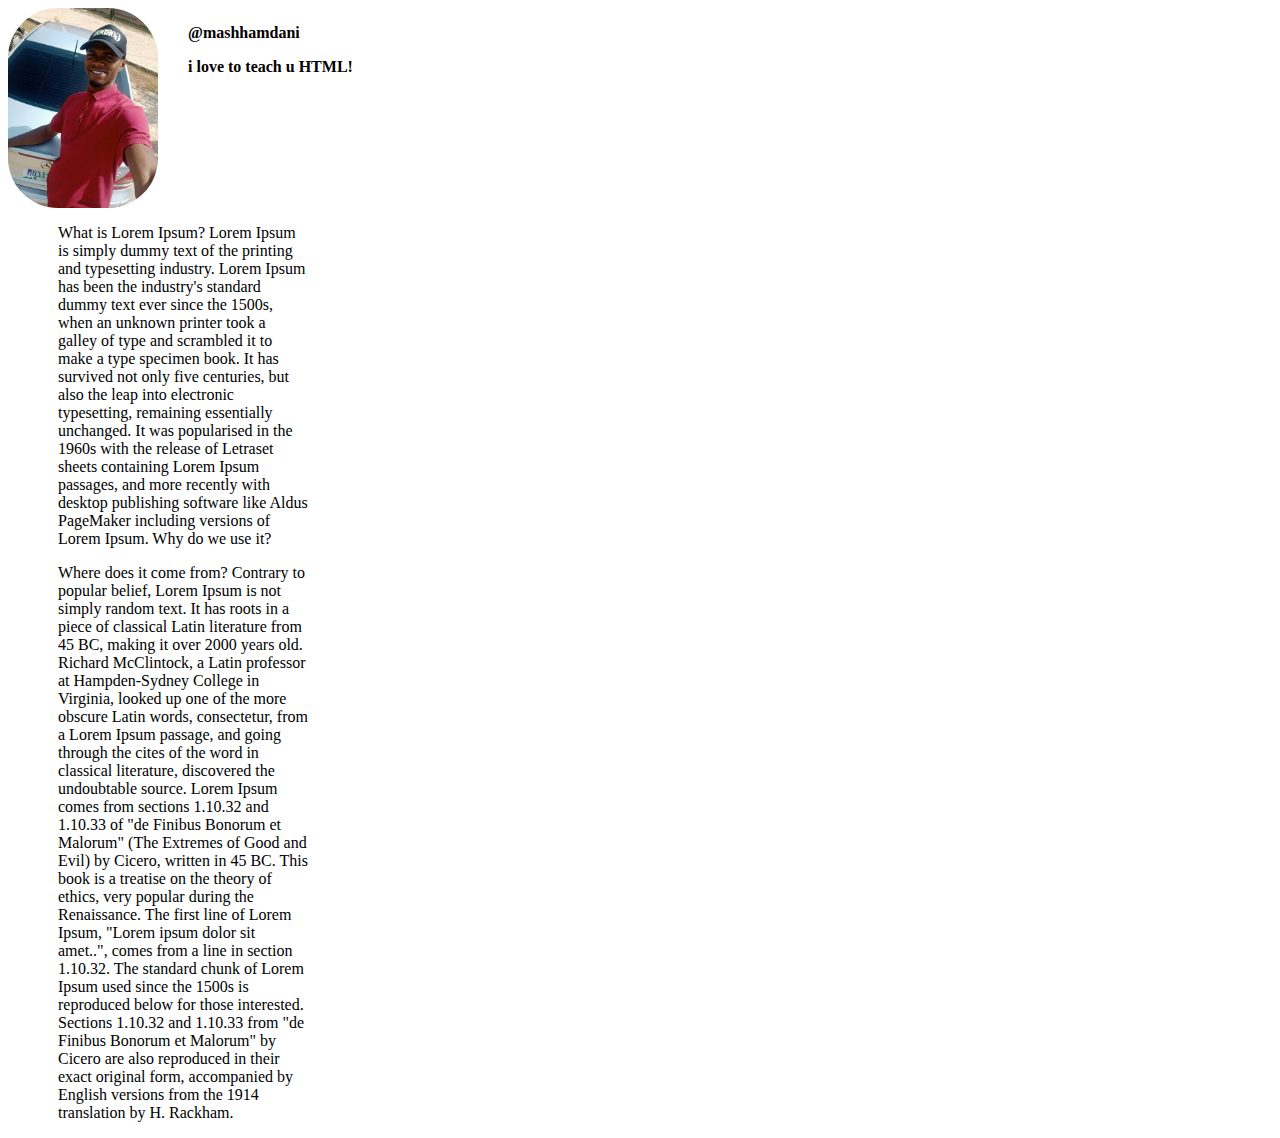
<file: index.html>
<!DOCTYPE html>
<html>
  <head>
    <title>my first web page</title>
    <style>
      .flex {
        display: flex;
      }

      img.avatar {
        width: 150px;
        border-radius: 50px;
        margin-right: 30px;
      }

      .description {
        width: 250px;
        margin-left: 50px;
      }
      .username {
        font-weight: bold;
      }
    </style>
  </head>
  <body>
    <div style="display: flex">
      <img class="avatar" src="images/godwin.jpg" />
      <div class="username">
        <p class="username">@mashhamdani</p>
        <p>i love to teach u <span>HTML!</span></p>
      </div>
    </div>
    <p style="width: 250px; margin-left: 50px">
      What is Lorem Ipsum? Lorem Ipsum is simply dummy text of the printing and
      typesetting industry. Lorem Ipsum has been the industry's standard dummy
      text ever since the 1500s, when an unknown printer took a galley of type
      and scrambled it to make a type specimen book. It has survived not only
      five centuries, but also the leap into electronic typesetting, remaining
      essentially unchanged. It was popularised in the 1960s with the release of
      Letraset sheets containing Lorem Ipsum passages, and more recently with
      desktop publishing software like Aldus PageMaker including versions of
      Lorem Ipsum. Why do we use it?
    </p>

    <p class="description">
      Where does it come from? Contrary to popular belief, Lorem Ipsum is not
      simply random text. It has roots in a piece of classical Latin literature
      from 45 BC, making it over 2000 years old. Richard McClintock, a Latin
      professor at Hampden-Sydney College in Virginia, looked up one of the more
      obscure Latin words, consectetur, from a Lorem Ipsum passage, and going
      through the cites of the word in classical literature, discovered the
      undoubtable source. Lorem Ipsum comes from sections 1.10.32 and 1.10.33 of
      "de Finibus Bonorum et Malorum" (The Extremes of Good and Evil) by Cicero,
      written in 45 BC. This book is a treatise on the theory of ethics, very
      popular during the Renaissance. The first line of Lorem Ipsum, "Lorem
      ipsum dolor sit amet..", comes from a line in section 1.10.32. The
      standard chunk of Lorem Ipsum used since the 1500s is reproduced below for
      those interested. Sections 1.10.32 and 1.10.33 from "de Finibus Bonorum et
      Malorum" by Cicero are also reproduced in their exact original form,
      accompanied by English versions from the 1914 translation by H. Rackham.
    </p>
  </body>
</html>
</file>
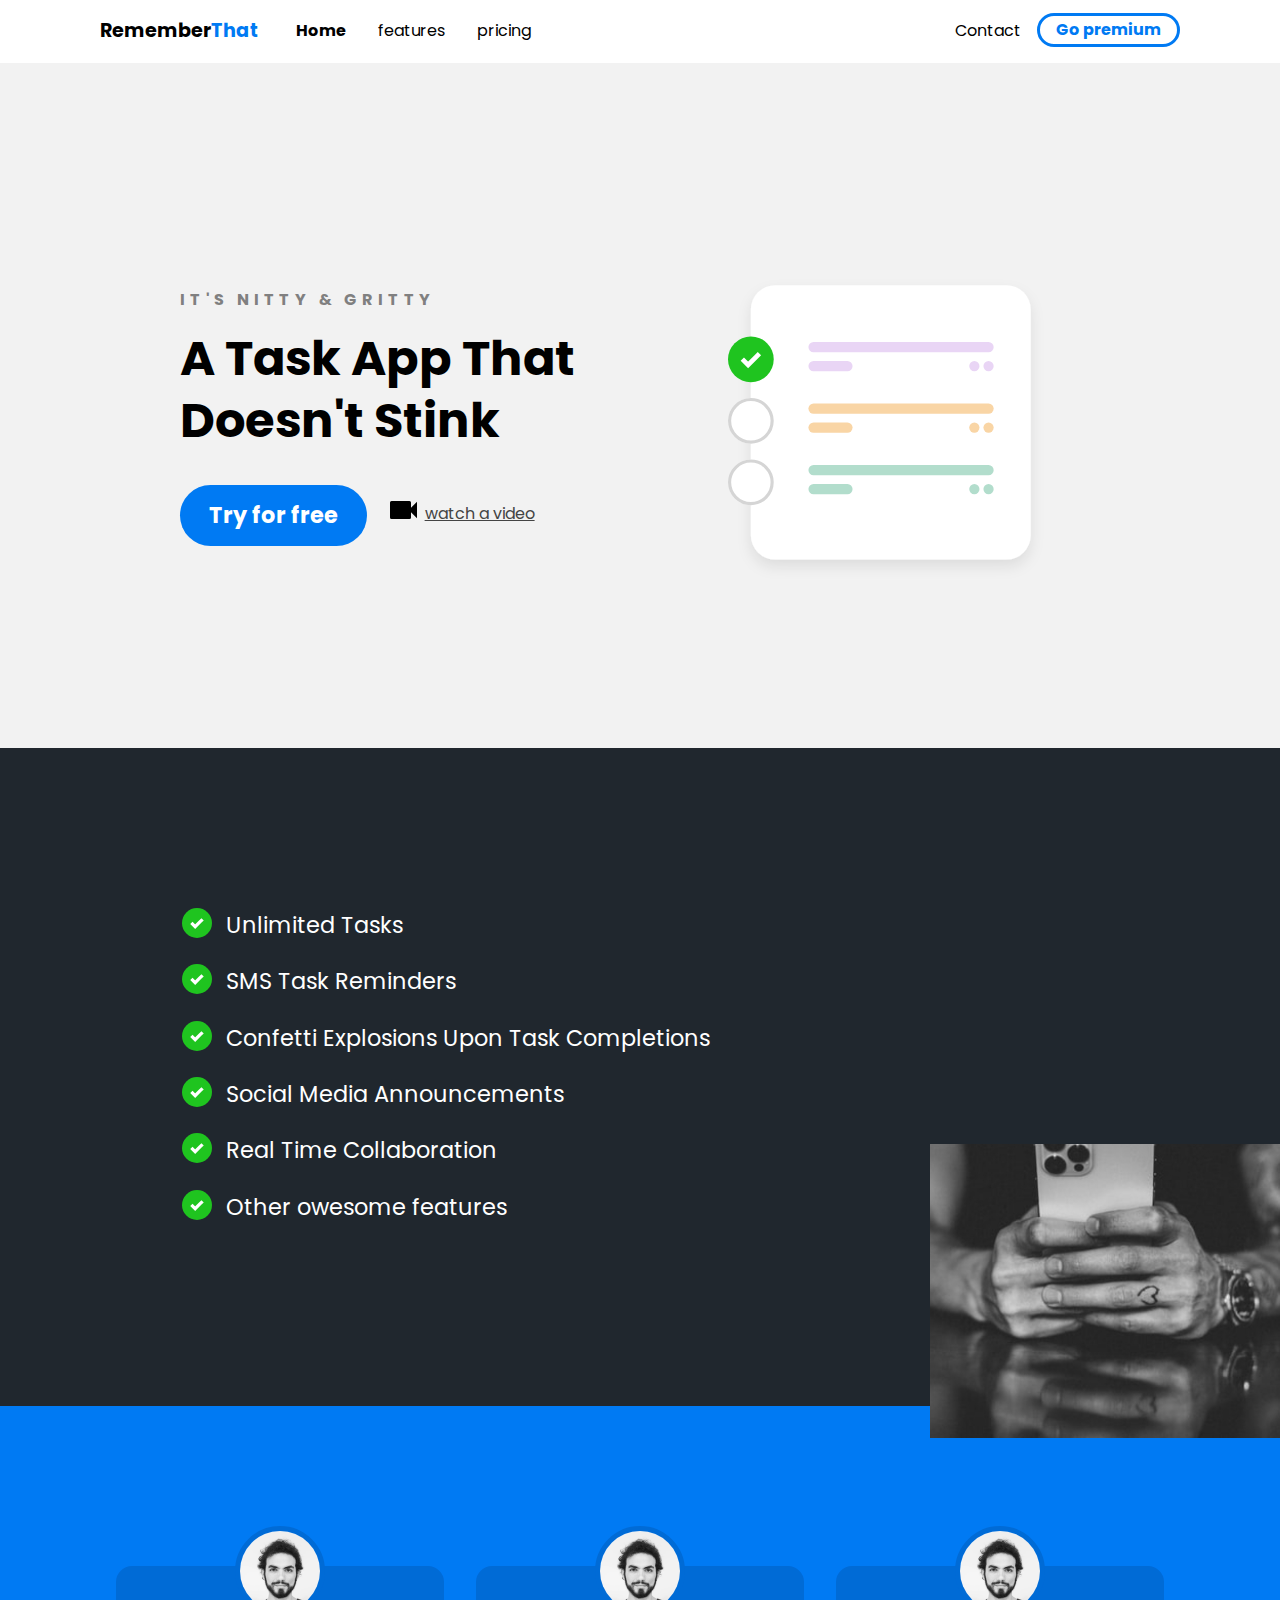
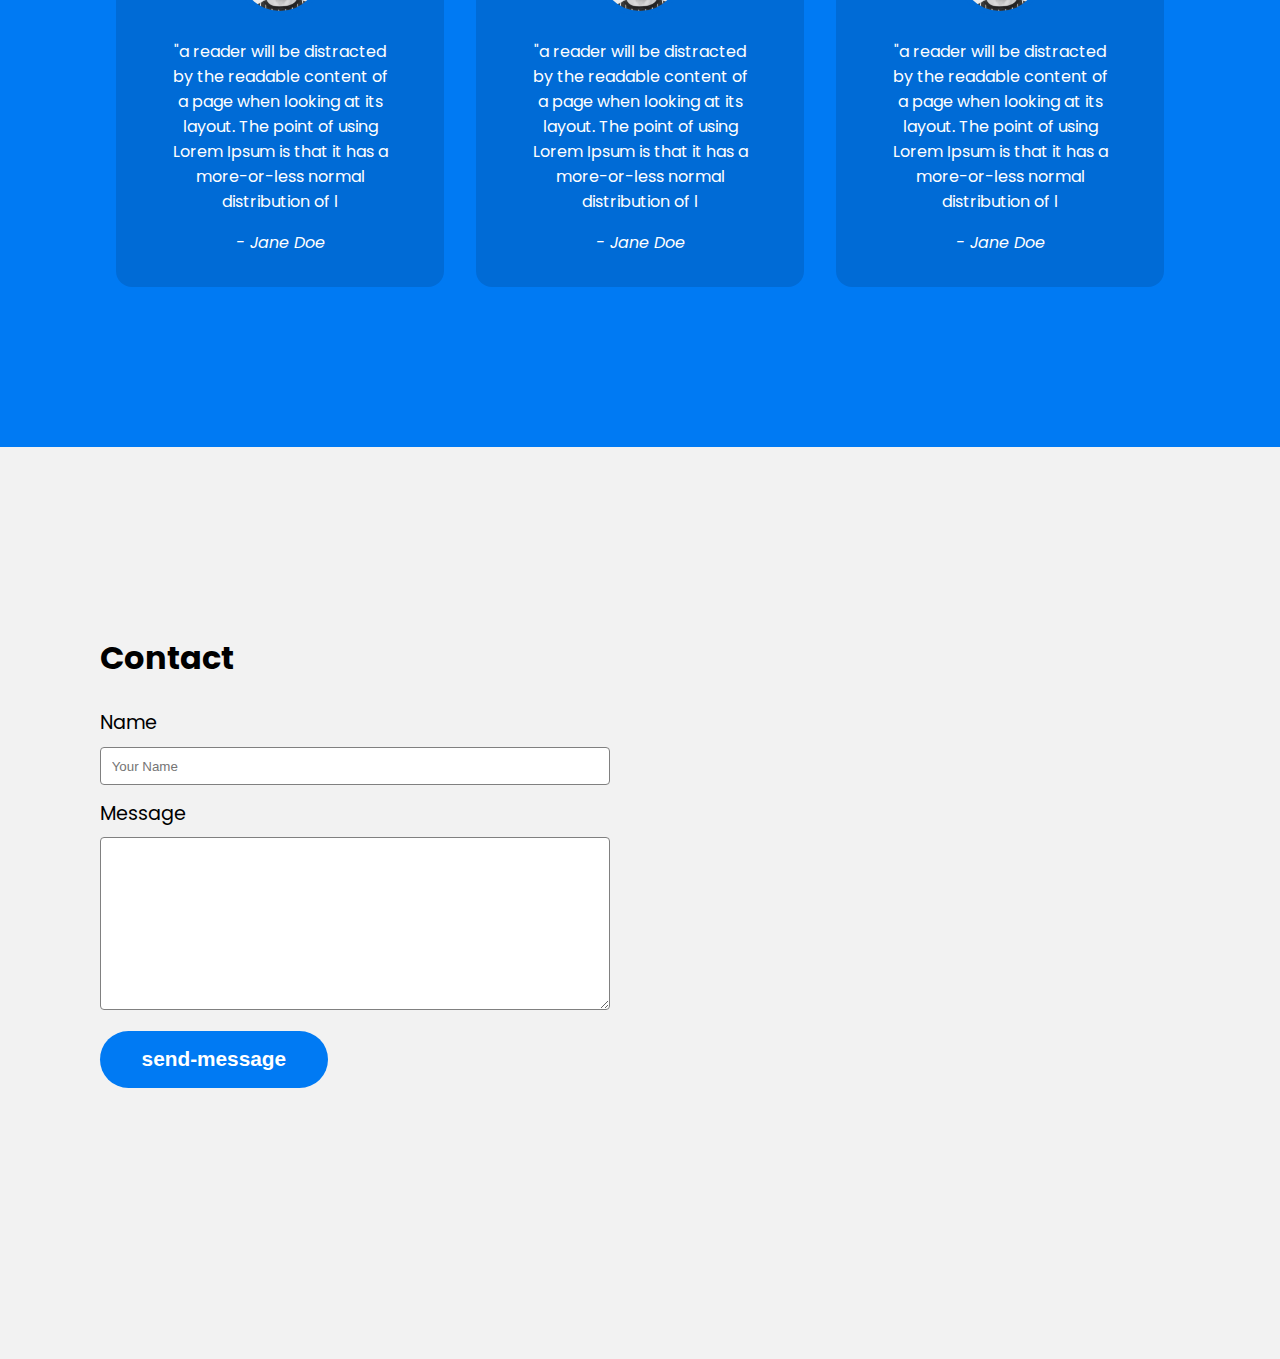
<file: godwin.html>
<!DOCTYPE html>
<html lang="en">
  <head>
    <meta charset="UTF-8" />
    <meta name="viewport" content="width=device-width, initial-scale=1.0" />
    <title>the 2021 frontend crash course</title>
    <link rel="stylesheet" href="css/main.css" />
  </head>
  <body>
    <div class="navbar">
      <div class="container">
        <a class="logo" href="#">Remember<span>That</span></a>

        <img
          id="mobile-cta"
          class="mobile-menu"
          src="images/menu.svg"
          alt="Open Navigation"
        />

        <nav>
          <img
            id="mobile-exit"
            class="mobile-menu-exit"
            src="images/exit.svg"
            alt="close navigation"
          />

          <ul class="primary-nav">
            <li class="current"><a href="#">Home</a></li>
            <li><a href="#">features</a></li>
            <li><a href="#">pricing</a></li>
          </ul>

          <ul class="secondery-nav">
            <li><a href="#">Contact</a></li>
            <li class="go-premium-cta"><a href="#">Go premium</a></li>
          </ul>
        </nav>
      </div>
    </div>

    <section class="hero">
      <div class="container">
        <div class="left-col">
          <p class="subhead">It's Nitty &amp; Gritty</p>
          <h1>A Task App That Doesn't Stink</h1>

          <div class="hero-cta">
            <a href="#" class="primary-cta">Try for free</a>
            <a href="#" class="watch-video-cta">
              <img src="images/watch.svg" alt="watch a video" />watch a video
            </a>
          </div>
        </div>
        <img
          src="images/illustration.svg"
          class="hero-img"
          alt="illustration"
        />
      </div>
    </section>

    <section class="features-section">
      <div class="container">
        <ul class="features-list">
          <li>Unlimited Tasks</li>
          <li>SMS Task Reminders</li>
          <li>Confetti Explosions Upon Task Completions</li>
          <li>Social Media Announcements</li>
          <li>Real Time Collaboration</li>
          <li>Other owesome features</li>
        </ul>

        <img src="images/holding-phone.jpg" alt="Man holding phone" />
      </div>
    </section>

    <section class="testimonials-section">
      <div class="container">
        <ul>
          <li>
            <img src="images/person.jpg" alt="person" />

            <blockquote>
              "a reader will be distracted by the readable content of a page
              when looking at its layout. The point of using Lorem Ipsum is that
              it has a more-or-less normal distribution of l
            </blockquote>
            <cite>- Jane Doe</cite>
          </li>
          <li>
            <img src="images/person.jpg" alt="person" />

            <blockquote>
              "a reader will be distracted by the readable content of a page
              when looking at its layout. The point of using Lorem Ipsum is that
              it has a more-or-less normal distribution of l
            </blockquote>
            <cite>- Jane Doe</cite>
          </li>
          <li>
            <img src="images/person.jpg" alt="person" />

            <blockquote>
              "a reader will be distracted by the readable content of a page
              when looking at its layout. The point of using Lorem Ipsum is that
              it has a more-or-less normal distribution of l
            </blockquote>
            <cite>- Jane Doe</cite>
          </li>
        </ul>
      </div>
    </section>

    <section class="contact-section">
      <div class="container">
        <div class="contact-left">
          <h2>Contact</h2>

          <form action="">
            <label for="name">Name</label>
            <input type="text" id="name" name="name" placeholder="Your Name" />

            <label for="message">Message</label>
            <textarea
              name="message"
              id="message"
              cols="30"
              rows="10"
            ></textarea>

            <input
              type="submit"
              class="send-message-cta"
              value="send-message"
            />
          </form>
        </div>
        <div class="contact-right">
          <iframe
            src="https://www.google.com/maps/embed?pb=!1m18!1m12!1m3!1d21061.68960723174!2d-118.43691132331482!3d34.10332084304227!2m3!1f0!2f0!3f0!3m2!1i1024!2i768!4f13.1!3m3!1m2!1s0x80c2bc35fbd217ef%3A0xcf1ef9352700d95c!2sBeverly%20Hills%2C%20CA%2090210%2C%20USA!5e0!3m2!1sen!2sng!4v1635084157915!5m2!1sen!2sng"
            width="600"
            height="450"
            style="border: 0"
            allowfullscreen=""
            loading="lazy"
          ></iframe>
        </div>
      </div>
    </section>

    <script>
      const mobileBtn = document.getElementById("mobile-cta");
      nav = document.querySelector("nav");
      mobileBtnExit = document.getElementById("mobile-exit");

      mobileBtn.addEventListener("click", () => {
        nav.classList.add("menu-btn");
      });

      mobileBtnExit.addEventListener("click", () => {
        nav.classList.remove("menu-btn");
      });
    </script>
  </body>
</html>
</file>
<file: css/main.css>
@import url("https://fonts.googleapis.com/css2?family=Poppins:ital,wght@0,400;0,700;1,700&display=swap");
:root {
  --primary-color: #007af3;
}

body {
  background: #f2f2f2;
  margin: 0;
  font-family: "poppins";
}

.navbar {
  background: white;
  padding: 1em;
}

.navbar .logo {
  text-decoration: none;
  font-weight: bold;
  color: black;
  font-size: 1.2em;
}

.navbar .logo span {
  color: var(--primary-color);
}

.navbar nav {
  display: none;
}

.navbar .container {
  display: -webkit-box;
  display: -ms-flexbox;
  display: flex;
  place-content: space-between;
}

.navbar .mobile-menu {
  cursor: pointer;
}

a {
  color: #444444;
}

ul {
  list-style-type: none;
  margin: 0;
  padding: 0;
}

section {
  padding: 5em 2em;
}

.hero {
  text-align: center;
}

.left-col .subhead {
  text-transform: uppercase;
  font-weight: bold;
  color: gray;
  letter-spacing: 0.3em;
}

.left-col h1 {
  font-size: 2.5em;
  line-height: 1.3em;
  margin-top: 0.2em;
}

.left-col .primary-cta {
  background: var(--primary-color);
  color: white;
  text-decoration: none;
  padding: 0.6em 1.3em;
  font-size: 1.4em;
  border-radius: 5em;
  font-weight: bold;
  display: inline-block;
}

.left-col .watch-video-cta {
  display: block;
  margin-top: 1em;
}

.left-col .watch-video-cta img {
  margin-right: 0.5em;
}

.hero-img {
  width: 70%;
  margin-top: 3em;
}

section.features-section {
  background: #20272e;
  color: white;
}

ul.features-list {
  margin: 0;
  padding-left: 0.1em;
  display: -ms-grid;
  display: grid;
  -ms-grid-columns: (minmax(19rem, 1fr))[auto-fit];
      grid-template-columns: repeat(auto-fit, minmax(19rem, 1fr));
}

ul.features-list li {
  font-size: 1.1em;
  margin-bottom: 1em;
  margin-left: 2em;
  position: relative;
}

ul.features-list li:before {
  content: "";
  left: -2em;
  position: absolute;
  width: 20px;
  height: 20px;
  background-image: url("../images/bullet.svg");
  background-size: contain;
  margin-right: 0.5em;
}

.features-section img {
  display: none;
}

.testimonials-section {
  background: var(--primary-color);
  color: white;
}

.testimonials-section li {
  background: #006bd6;
  text-align: center;
  padding: 2em 1em;
  width: 80%;
  margin: 0 auto 5em auto;
  border-radius: 1em;
}

.testimonials-section li img {
  width: 5em;
  height: 5em;
  border: 5px solid #006bd6;
  border-radius: 50%;
  margin-top: -4.5em;
}

h2 {
  font-size: 2em;
}

label {
  display: block;
  font-size: 1.2em;
  margin-bottom: 0.5em;
}

input,
textarea {
  width: 100%;
  padding: 0.8em;
  margin-bottom: 1em;
  border-radius: 0.3em;
  border: 1px solid gray;
  -webkit-box-sizing: border-box;
          box-sizing: border-box;
}

input[type="submit"] {
  background: var(--primary-color);
  color: white;
  font-weight: bold;
  font-size: 1.3em;
  border: none;
  margin-bottom: 5em;
  border-radius: 5em;
  display: inline-block;
  padding: 0.8em 2em;
  width: unset;
  cursor: pointer;
}

iframe {
  width: 100%;
  height: 300px;
}

nav.menu-btn {
  display: block;
}

nav {
  position: fixed;
  z-index: 999;
  width: 66%;
  right: 0;
  top: 0;
  background: #20272e;
  height: 100vh;
  padding: 1em;
}

nav ul.primary-nav {
  margin-top: 5em;
}

nav li a {
  color: white;
  text-decoration: none;
  display: block;
  padding: 0.5em;
  font-size: 1.3em;
  text-align: right;
}

nav li a:hover {
  font-weight: bold;
}

.mobile-menu-exit {
  float: right;
  margin: 0.5em;
  cursor: pointer;
}

@media only screen and (min-width: 768px) {
  .mobile-menu,
  .mobile-menu-exit {
    display: none;
  }
  .navbar .container {
    display: -ms-grid;
    display: grid;
    -ms-grid-columns: 180px auto;
        grid-template-columns: 180px auto;
    -webkit-box-pack: unset;
        -ms-flex-pack: unset;
            justify-content: unset;
  }
  .navbar nav {
    display: -webkit-box;
    display: -ms-flexbox;
    display: flex;
    -webkit-box-pack: justify;
        -ms-flex-pack: justify;
            justify-content: space-between;
    background: none;
    position: unset;
    height: auto;
    width: 100%;
    padding: 0;
  }
  .navbar nav ul {
    display: -webkit-box;
    display: -ms-flexbox;
    display: flex;
  }
  .navbar nav a {
    color: black;
    font-size: 1em;
    padding: 0.1em 1em;
  }
  .navbar nav ul.primary-nav {
    margin: 0;
  }
  .navbar nav li.current a {
    font-weight: bold;
  }
  .navbar nav li.go-premium-cta a {
    color: var(--primary-color);
    border: 3px solid var(--primary-color);
    font-weight: bold;
    border-radius: 5em;
    margin-top: -0.2em;
  }
  .navbar nav li.go-premium-cta a:hover {
    background: var(--primary-color);
    color: white;
  }
}

@media only screen and (min-width: 1080px) {
  .container {
    width: 1080px;
    margin: 0 auto;
  }
  section {
    padding: 10em 4em;
  }
  .hero .container {
    display: -webkit-box;
    display: -ms-flexbox;
    display: flex;
    -webkit-box-pack: justify;
        -ms-flex-pack: justify;
            justify-content: space-between;
    text-align: left;
  }
  .hero .container .left-col {
    margin: 3em 3em 0 5em;
  }
  .hero .container .left-col h1 {
    font-size: 3em;
    width: 90%;
  }
  .hero-img {
    width: 30%;
    margin-right: 8em;
  }
  .hero-cta {
    display: -webkit-box;
    display: -ms-flexbox;
    display: flex;
  }
  .primary-cta {
    margin-right: 1em;
  }
  ul.features-list {
    display: block;
    margin-left: 5em;
  }
  ul.features-list li {
    font-size: 1.4em;
  }
  ul.features-list li:before {
    width: 30px;
    height: 30px;
  }
  .features-section {
    position: relative;
  }
  .features-section img {
    display: block;
    position: absolute;
    right: 0;
    width: 350px;
    bottom: -2em;
  }
  .testimonials-section ul {
    display: -webkit-box;
    display: -ms-flexbox;
    display: flex;
  }
  .testimonials-section ul li {
    margin: 0 1em;
  }
  .contact-section {
    position: relative;
  }
  .contact-section .container {
    display: -webkit-box;
    display: -ms-flexbox;
    display: flex;
  }
  .contact-right {
    position: absolute;
    right: 0;
    top: 0;
    width: 45%;
    height: 100%;
  }
  .contact-right iframe {
    height: 100%;
  }
}

@media only screen and (min-width: 1450px) {
  .features-section:before {
    content: "";
    position: absolute;
    width: 10%;
    height: 20em;
    background: var(--primary-color);
    left: 0;
    top: -4em;
  }
  .features-section:after {
    content: "";
    position: absolute;
    width: 200px;
    height: 20em;
    background: url("../images/dots.svg") no-repeat;
    left: 4.5em;
    top: 2em;
  }
}
/*# sourceMappingURL=main.css.map */
</file>
